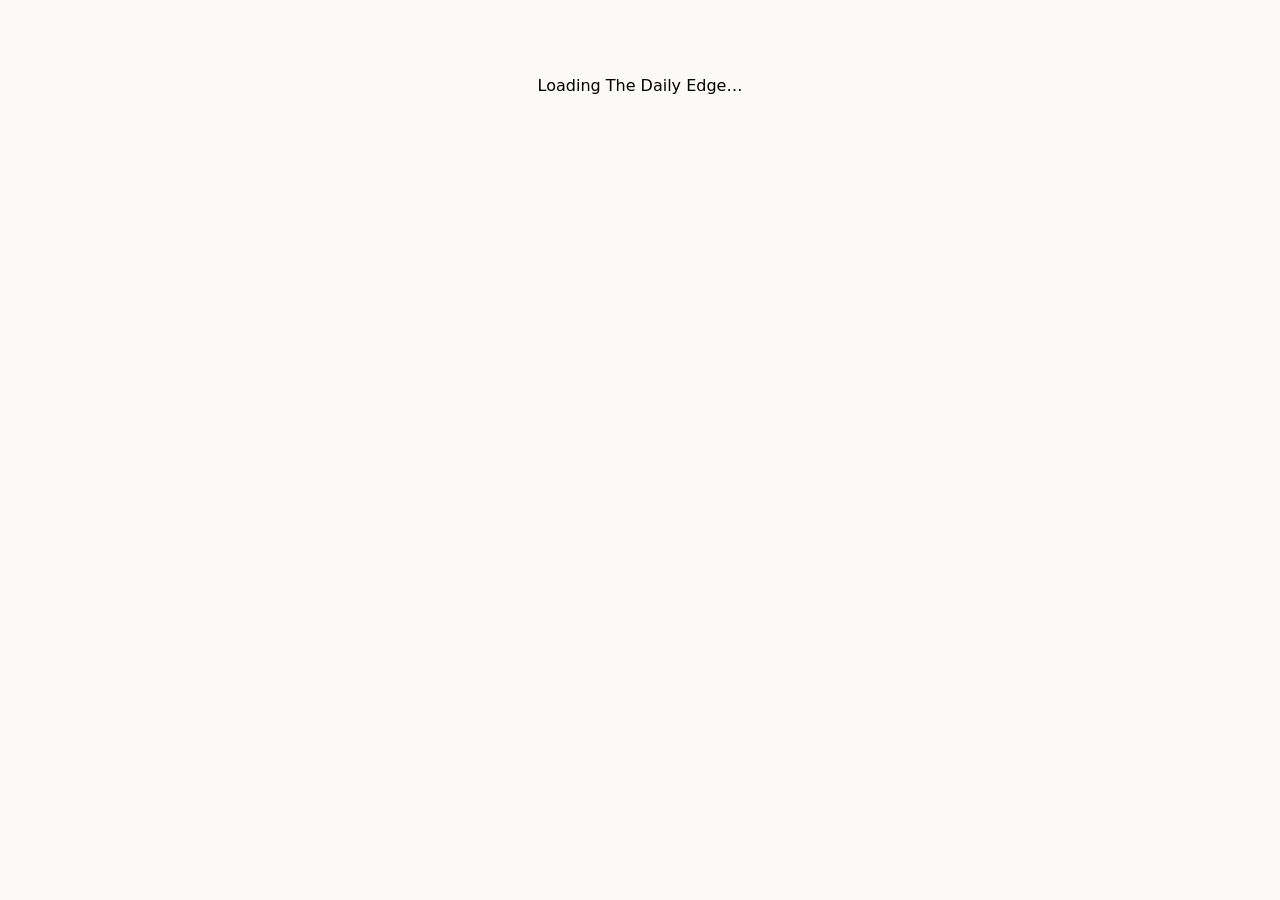
<file: services/web/index.html>
<!doctype html>
<html lang="en">
<head>
  <meta charset="utf-8">
  <meta name="viewport" content="width=device-width, initial-scale=1">
  <title>The Daily Edge</title>
  <meta name="description" content="A simulated newspaper delivered through an edge CDN with origin shielding.">
  <script src="config.js"></script>
  <script>
    // Stylesheet, script and logo are themselves CDN objects stored in MinIO.
    document.write('<link rel="icon" href="' + CDN_API + '/content/static:logo.svg" type="image/svg+xml">');
    document.write('<link rel="stylesheet" href="' + CDN_API + '/content/static:homepage.css">');
  </script>
  <style>body{margin:0;background:#fbfaf6;font-family:system-ui,sans-serif}@media (prefers-color-scheme:dark){body{background:#151514;color:#f0efec}}</style>
</head>
<body>
  <div id="app"><p style="text-align:center;padding:60px 16px">Loading The Daily Edge…</p></div>
  <script>document.write('<script src="' + CDN_API + '/content/static:app.js" defer><\/script>');</script>
</body>
</html>
</file>
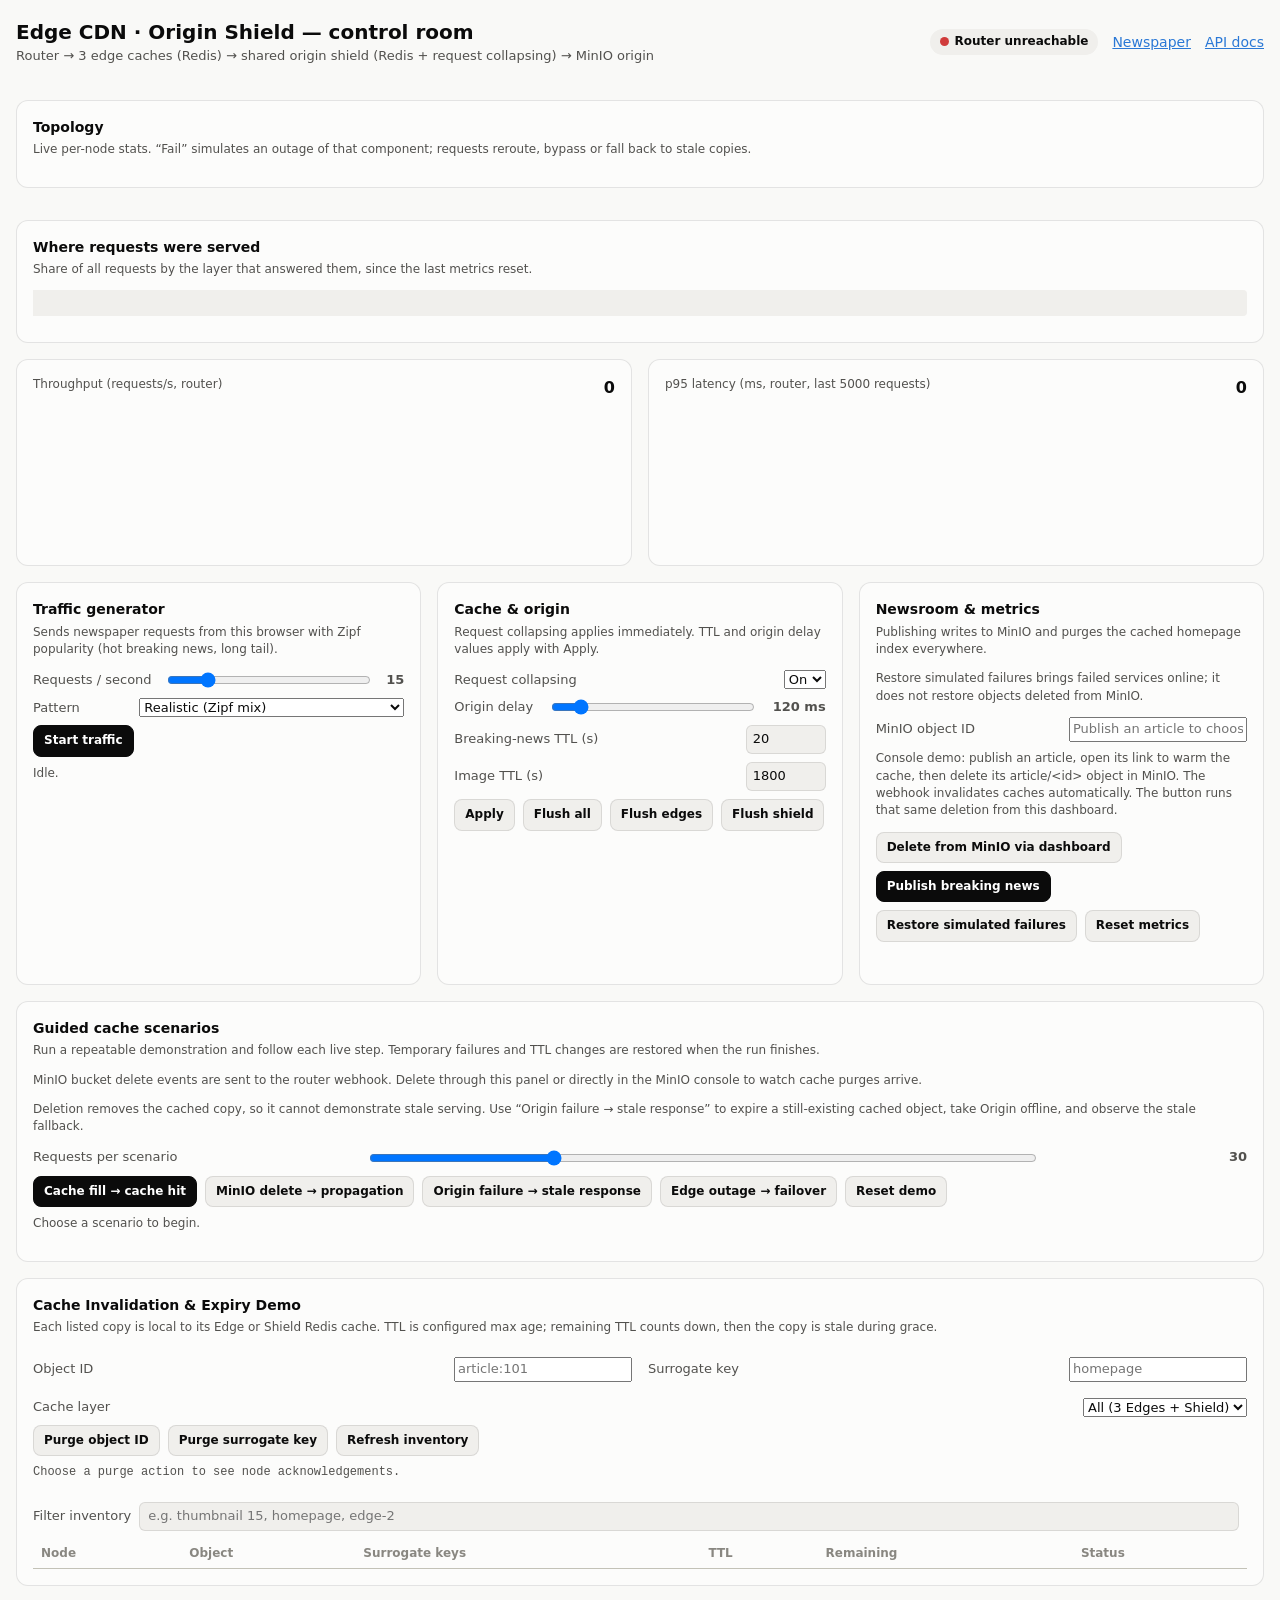
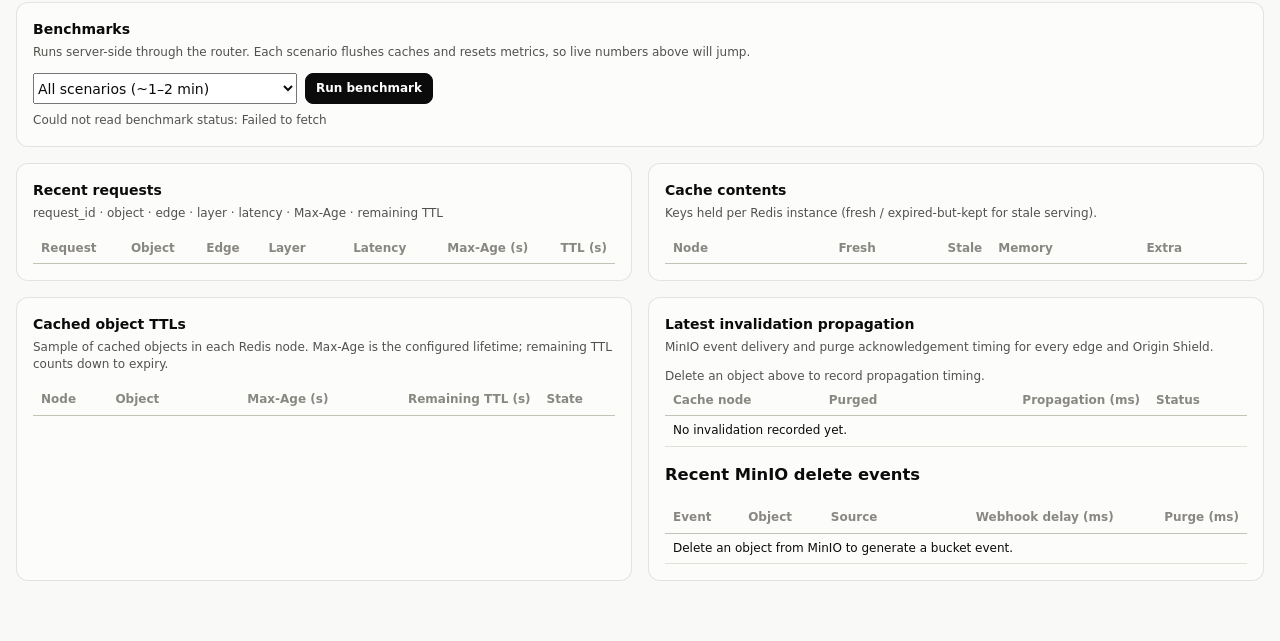
<file: services/web/dashboard.html>
<!doctype html>
<html lang="en">
<head>
<meta charset="utf-8">
<meta name="viewport" content="width=device-width, initial-scale=1">
<title>CDN Control Room</title>
<script src="config.js"></script>
<script>document.write('<link rel="icon" href="' + CDN_API + '/content/static:logo.svg" type="image/svg+xml">');</script>
<style>
:root {
  color-scheme: light;
  --page: #f9f9f7; --surface: #fcfcfb; --surface-2: #f0efec;
  --ink: #0b0b0b; --ink-2: #52514e; --muted: #898781;
  --grid: #e1e0d9; --axis: #c3c2b7; --border: rgba(11,11,11,0.10);
  --s1: #2a78d6; --s2: #eb6834; --s3: #1baf7a; --s4: #eda100; --s5: #e87ba4;
  --good: #0ca30c; --warning: #fab219; --critical: #d03b3b;
  --btn: #0b0b0b; --btn-ink: #ffffff;
}
@media (prefers-color-scheme: dark) {
  :root:not([data-theme="light"]) {
    color-scheme: dark;
    --page: #0d0d0d; --surface: #1a1a19; --surface-2: #262624;
    --ink: #f0efec; --ink-2: #c3c2b7; --muted: #898781;
    --grid: #2c2c2a; --axis: #383835; --border: rgba(255,255,255,0.10);
    --s1: #3987e5; --s2: #d95926; --s3: #199e70; --s4: #c98500; --s5: #d55181;
    --btn: #f0efec; --btn-ink: #0b0b0b;
  }
}
:root[data-theme="dark"] {
  color-scheme: dark;
  --page: #0d0d0d; --surface: #1a1a19; --surface-2: #262624;
  --ink: #f0efec; --ink-2: #c3c2b7; --muted: #898781;
  --grid: #2c2c2a; --axis: #383835; --border: rgba(255,255,255,0.10);
  --s1: #3987e5; --s2: #d95926; --s3: #199e70; --s4: #c98500; --s5: #d55181;
  --btn: #f0efec; --btn-ink: #0b0b0b;
}
* { box-sizing: border-box; }
body { margin: 0; background: var(--page); color: var(--ink); font: 14px/1.45 system-ui, -apple-system, "Segoe UI", sans-serif; }
a { color: var(--s1); }
.wrap { max-width: 1280px; margin: 0 auto; padding: 0 16px 60px; }
header.top { display: flex; align-items: center; justify-content: space-between; gap: 12px; padding: 18px 0; flex-wrap: wrap; }
header.top h1 { font-size: 20px; margin: 0; }
header.top .sub { color: var(--ink-2); font-size: 13px; }
.links { display: flex; gap: 14px; align-items: center; flex-wrap: wrap; }
.pill { display: inline-flex; align-items: center; gap: 6px; padding: 4px 10px; border-radius: 99px; background: var(--surface-2); font-weight: 600; font-size: 12px; }
.dot { width: 9px; height: 9px; border-radius: 50%; display: inline-block; flex: none; }
.panel { background: var(--surface); border: 1px solid var(--border); border-radius: 12px; padding: 16px; margin-top: 16px; }
.panel h2 { font-size: 14px; margin: 0 0 4px; }
.panel .hint { color: var(--ink-2); font-size: 12px; margin: 0 0 12px; }
.row { display: grid; gap: 16px; }
.row.two { grid-template-columns: minmax(0, 1fr) minmax(0, 1fr); }
.row.three { grid-template-columns: repeat(3, minmax(0, 1fr)); }

/* topology */
.topo { display: grid; grid-template-columns: 1fr 1fr 1.2fr 1.1fr 1.1fr; gap: 26px; align-items: center; }
.col { display: flex; flex-direction: column; gap: 10px; position: relative; }
.col:not(:last-child)::after { content: "→"; position: absolute; right: -20px; top: 50%; transform: translateY(-50%); color: var(--muted); font-size: 18px; }
.node { border: 1px solid var(--border); border-radius: 10px; padding: 10px; background: var(--surface); }
.node.down { border-color: var(--critical); box-shadow: inset 0 0 0 1px var(--critical); }
.node .name { font-weight: 700; display: flex; align-items: center; justify-content: space-between; gap: 6px; }
.node .role { color: var(--muted); font-size: 11px; }
.node .stats { display: grid; grid-template-columns: 1fr 1fr; gap: 2px 8px; margin: 8px 0; font-size: 12px; font-variant-numeric: tabular-nums; }
.node .stats b { font-weight: 600; }
.node .stats span { color: var(--ink-2); }
.status { font-size: 11px; font-weight: 700; display: inline-flex; align-items: center; gap: 4px; }
button, select, input { font: inherit; color: var(--ink); }
button { border: 1px solid var(--border); background: var(--surface-2); padding: 6px 10px; border-radius: 8px; cursor: pointer; font-weight: 600; font-size: 12px; }
button:hover { border-color: var(--axis); }
button.primary { background: var(--btn); color: var(--btn-ink); border-color: var(--btn); }
button.danger { color: var(--critical); }
button:disabled { opacity: .5; cursor: not-allowed; }
.node button { width: 100%; }
button.copy-key { padding: 2px 6px; margin-right: 5px; font-size: 10px; vertical-align: middle; }
.cache-key { font-family: ui-monospace, SFMono-Regular, Consolas, monospace; }
.copy-group { display: inline-flex; align-items: center; margin: 2px 8px 2px 0; }

/* KPI tiles */
.tiles { display: grid; grid-template-columns: repeat(5, minmax(0, 1fr)); gap: 12px; }
.tile { background: var(--surface); border: 1px solid var(--border); border-radius: 12px; padding: 12px 14px; }
.tile .label { color: var(--ink-2); font-size: 12px; }
.tile .value { font-size: 26px; font-weight: 650; margin-top: 2px; }
.tile .note { color: var(--muted); font-size: 11px; }

/* layer mix */
.stack { display: flex; height: 26px; gap: 2px; margin: 8px 0 10px; }
.stack div { min-width: 0; height: 100%; }
.stack div:first-child { border-radius: 4px 0 0 4px; }
.stack div:last-child { border-radius: 0 4px 4px 0; }
.stack .empty { flex: 1; background: var(--surface-2); border-radius: 4px; }
.legend { display: flex; flex-wrap: wrap; gap: 6px 16px; font-size: 12px; color: var(--ink-2); }
.legend span { display: inline-flex; gap: 6px; align-items: center; }
.legend b { color: var(--ink); font-variant-numeric: tabular-nums; }

/* charts */
.chart { position: relative; height: 150px; }
.chart svg { width: 100%; height: 100%; display: block; overflow: visible; }
.tip { position: absolute; pointer-events: none; background: var(--ink); color: var(--page); font-size: 12px; padding: 4px 8px; border-radius: 6px; white-space: nowrap; transform: translate(-50%, -120%); display: none; }
.chart-title { display: flex; justify-content: space-between; color: var(--ink-2); font-size: 12px; }
.chart-title b { color: var(--ink); font-size: 16px; }

/* controls */
.controls label { display: flex; justify-content: space-between; gap: 8px; align-items: center; margin: 8px 0; color: var(--ink-2); font-size: 13px; }
.controls input[type=range] { flex: 1; max-width: 55%; }
.controls input[type=number] { width: 80px; padding: 4px 6px; border-radius: 6px; border: 1px solid var(--border); background: var(--surface-2); }
.btns { display: flex; flex-wrap: wrap; gap: 8px; margin-top: 8px; }
.msg { font-size: 12px; color: var(--ink-2); min-height: 18px; margin-top: 8px; }

/* tables */
table { width: 100%; border-collapse: collapse; font-size: 12px; font-variant-numeric: tabular-nums; }
th { text-align: left; color: var(--muted); font-weight: 600; padding: 6px 8px; border-bottom: 1px solid var(--axis); white-space: nowrap; }
td { padding: 6px 8px; border-bottom: 1px solid var(--grid); white-space: nowrap; }
td.num, th.num { text-align: right; }
.scroll { overflow-x: auto; }
.reqs { max-height: 320px; overflow: auto; }

/* benchmark results */
.bench { margin-top: 14px; border-top: 1px solid var(--grid); padding-top: 12px; }
.bench h3 { font-size: 13px; margin: 0; }
.bench p { margin: 2px 0 10px; color: var(--ink-2); font-size: 12px; }
.bars { display: grid; grid-template-columns: minmax(120px, 190px) 1fr; gap: 6px 10px; align-items: center; margin-bottom: 10px; font-size: 12px; }
.bar { height: 16px; background: var(--s1); border-radius: 0 4px 4px 0; min-width: 2px; position: relative; }
.bar-wrap { display: flex; align-items: center; gap: 8px; }
.bar-wrap span { color: var(--ink); font-variant-numeric: tabular-nums; white-space: nowrap; }
.kv { display: flex; flex-wrap: wrap; gap: 6px 14px; font-size: 12px; color: var(--ink-2); margin: 6px 0 4px; }
.kv b { color: var(--ink); }
.scenario-steps { display: grid; gap: 7px; margin-top: 12px; }
.scenario-step { display: grid; grid-template-columns: 84px 1fr; gap: 10px; padding: 9px 11px; border: 1px solid var(--border); border-radius: 8px; background: var(--surface); }
.scenario-step .state { font-weight: 700; color: var(--muted); }
.scenario-step.ok .state { color: var(--good); }
.scenario-step.fail .state { color: var(--critical); }
.scenario-step.running .state { color: var(--s1); }
.scenario-step .detail { color: var(--ink-2); font-size: 12px; }

@media (max-width: 1000px) {
  .topo { grid-template-columns: 1fr; gap: 22px; }
  .col:not(:last-child)::after { content: "↓"; right: 50%; top: auto; bottom: -21px; transform: none; }
  .tiles { grid-template-columns: repeat(2, minmax(0, 1fr)); }
  .row.two, .row.three { grid-template-columns: 1fr; }
}
</style>
</head>
<body>
<div class="wrap">
  <header class="top">
    <div><h1>Edge CDN · Origin Shield — control room</h1>
      <div class="sub">Router → 3 edge caches (Redis) → shared origin shield (Redis + request collapsing) → MinIO origin</div></div>
    <div class="links"><span class="pill" id="overall"><span class="dot"></span>…</span>
      <a href="index.html">Newspaper</a><a id="api-docs" href="#">API docs</a></div>
  </header>

  <section class="panel">
    <h2>Topology</h2>
    <p class="hint">Live per-node stats. “Fail” simulates an outage of that component; requests reroute, bypass or fall back to stale copies.</p>
    <div class="topo" id="topo"></div>
  </section>

  <section class="tiles" id="tiles" style="margin-top:16px"></section>

  <section class="panel">
    <h2>Where requests were served</h2>
    <p class="hint">Share of all requests by the layer that answered them, since the last metrics reset.</p>
    <div class="stack" id="stack"><div class="empty"></div></div>
    <div class="legend" id="legend"></div>
  </section>

  <div class="row two">
    <section class="panel"><div class="chart-title"><span>Throughput (requests/s, router)</span><b id="rps-now">0</b></div>
      <div class="chart" id="chart-rps"></div></section>
    <section class="panel"><div class="chart-title"><span>p95 latency (ms, router, last 5000 requests)</span><b id="p95-now">0</b></div>
      <div class="chart" id="chart-p95"></div></section>
  </div>

  <div class="row three">
    <section class="panel controls">
      <h2>Traffic generator</h2>
      <p class="hint">Sends newspaper requests from this browser with Zipf popularity (hot breaking news, long tail).</p>
      <label>Requests / second <input type="range" id="rps" min="1" max="80" value="15"><b id="rps-val">15</b></label>
      <label>Pattern <select id="pattern"><option value="zipf">Realistic (Zipf mix)</option>
        <option value="breaking">Breaking-news burst (one hot article)</option><option value="uniform">Uniform (cache-unfriendly)</option></select></label>
      <div class="btns"><button class="primary" id="traffic">Start traffic</button></div>
      <div class="msg" id="traffic-msg">Idle.</div>
    </section>

    <section class="panel controls">
      <h2>Cache &amp; origin</h2>
      <p class="hint">Request collapsing applies immediately. TTL and origin delay values apply with Apply.</p>
      <label>Request collapsing <select id="collapsing"><option value="true">On</option><option value="false">Off</option></select></label>
      <label>Origin delay <input type="range" id="delay" min="0" max="1000" step="10" value="120"><b id="delay-val">120 ms</b></label>
      <label>Breaking-news TTL (s) <input type="number" id="ttl-breaking" min="1" value="20"></label>
      <label>Image TTL (s) <input type="number" id="ttl-image" min="1" value="1800"></label>
      <div class="btns"><button id="apply">Apply</button><button id="flush-all">Flush all</button>
        <button id="flush-edges">Flush edges</button><button id="flush-shield">Flush shield</button></div>
      <div class="msg" id="config-msg"></div>
    </section>

    <section class="panel controls">
      <h2>Newsroom &amp; metrics</h2>
      <p class="hint">Publishing writes to MinIO and purges the cached homepage index everywhere.</p>
      <p class="hint">Restore simulated failures brings failed services online; it does not restore objects deleted from MinIO.</p>
      <label>MinIO object ID <input type="text" id="delete-object" value="" placeholder="Publish an article to choose a safe demo object"></label>
      <p class="hint">Console demo: publish an article, open its link to warm the cache, then delete its article/&lt;id&gt; object in MinIO. The webhook invalidates caches automatically. The button runs that same deletion from this dashboard.</p>
      <div class="btns"><button id="delete-object-btn">Delete from MinIO via dashboard</button>
        <button class="primary" id="publish">Publish breaking news</button>
        <button id="restore">Restore simulated failures</button><button id="reset">Reset metrics</button></div>
      <div class="msg" id="news-msg" role="status" aria-live="polite"></div>
    </section>
  </div>

  <section class="panel controls">
    <h2>Guided cache scenarios</h2>
    <p class="hint">Run a repeatable demonstration and follow each live step. Temporary failures and TTL changes are restored when the run finishes.</p>
    <p class="hint">MinIO bucket delete events are sent to the router webhook. Delete through this panel or directly in the MinIO console to watch cache purges arrive.</p>
    <p class="hint">Deletion removes the cached copy, so it cannot demonstrate stale serving. Use “Origin failure → stale response” to expire a still-existing cached object, take Origin offline, and observe the stale fallback.</p>
    <label>Requests per scenario <input type="range" id="demo-request-count" min="4" max="100" step="1" value="30"><b id="demo-request-count-value">30</b></label>
    <div class="btns">
      <button class="primary" data-demo="cache">Cache fill → cache hit</button>
      <button data-demo="delete">MinIO delete → propagation</button>
      <button data-demo="stale">Origin failure → stale response</button>
      <button data-demo="failover">Edge outage → failover</button>
      <button id="demo-reset">Reset demo</button>
    </div>
    <div class="msg" id="demo-status">Choose a scenario to begin.</div>
    <div class="scenario-steps" id="demo-steps"></div>
  </section>

  <section class="panel controls">
    <h2>Cache Invalidation &amp; Expiry Demo</h2>
    <p class="hint">Each listed copy is local to its Edge or Shield Redis cache. TTL is configured max age; remaining TTL counts down, then the copy is stale during grace.</p>
    <div class="row two">
      <label>Object ID <input id="purge-object" placeholder="article:101"></label>
      <label>Surrogate key <input id="purge-surrogate" placeholder="homepage"></label>
    </div>
    <label>Cache layer <select id="purge-layer"><option value="all">All (3 Edges + Shield)</option><option value="edges">All Edges</option><option value="edge-1">Edge 1</option><option value="edge-2">Edge 2</option><option value="edge-3">Edge 3</option><option value="shield">Shield</option></select></label>
    <div class="btns"><button id="purge-by-object">Purge object ID</button><button id="purge-by-surrogate">Purge surrogate key</button><button id="inventory-refresh">Refresh inventory</button></div>
    <pre id="purge-result" class="msg">Choose a purge action to see node acknowledgements.</pre>
    <div class="btns"><label style="flex:1;min-width:220px">Filter inventory <input id="inventory-filter" type="search" style="flex:1;padding:4px 8px;border-radius:6px;border:1px solid var(--border);background:var(--surface-2)" placeholder="e.g. thumbnail 15, homepage, edge-2" autocomplete="off"></label><span id="inventory-count" class="hint"></span></div>
    <div class="scroll"><table><thead><tr><th>Node</th><th>Object</th><th>Surrogate keys</th><th>TTL</th><th>Remaining</th><th>Status</th></tr></thead><tbody id="cache-inventory"></tbody></table></div>
  </section>

  <section class="panel">
    <h2>Benchmarks</h2>
    <p class="hint">Runs server-side through the router. Each scenario flushes caches and resets metrics, so live numbers above will jump.</p>
    <div class="btns">
      <select id="scenario">
        <option value="all">All scenarios (~1–2 min)</option>
        <option value="workload">Realistic workload</option>
        <option value="direct_vs_edge">Direct origin vs edge cache</option>
        <option value="shield_vs_origin">Shield hit vs origin fetch</option>
        <option value="collapsing">With vs without request collapsing</option>
        <option value="delayed_origin">Normal vs delayed origin</option>
        <option value="failures">Edge / shield / origin failures</option>
      </select>
      <button class="primary" id="run-bench">Run benchmark</button>
    </div>
    <div class="msg" id="bench-msg"></div>
    <div id="bench-results"></div>
  </section>

  <div class="row two">
    <section class="panel"><h2>Recent requests</h2><p class="hint">request_id · object · edge · layer · latency · Max-Age · remaining TTL</p>
      <div class="reqs scroll"><table><thead><tr><th>Request</th><th>Object</th><th>Edge</th><th>Layer</th><th class="num">Latency</th><th class="num">Max-Age (s)</th><th class="num">TTL (s)</th></tr></thead>
        <tbody id="reqs"></tbody></table></div></section>
    <section class="panel"><h2>Cache contents</h2><p class="hint">Keys held per Redis instance (fresh / expired-but-kept for stale serving).</p>
      <div class="scroll"><table><thead><tr><th>Node</th><th class="num">Fresh</th><th class="num">Stale</th><th>Memory</th><th>Extra</th></tr></thead>
        <tbody id="caches"></tbody></table></div></section>
  </div>
  <div class="row two">
    <section class="panel"><h2>Cached object TTLs</h2><p class="hint">Sample of cached objects in each Redis node. Max-Age is the configured lifetime; remaining TTL counts down to expiry.</p>
      <div class="reqs scroll"><table><thead><tr><th>Node</th><th>Object</th><th class="num">Max-Age (s)</th><th class="num">Remaining TTL (s)</th><th>State</th></tr></thead>
        <tbody id="ttl-samples"></tbody></table></div></section>
    <section class="panel"><h2>Latest invalidation propagation</h2><p class="hint">MinIO event delivery and purge acknowledgement timing for every edge and Origin Shield.</p>
      <div class="msg" id="invalidation-summary">Delete an object above to record propagation timing.</div>
      <div class="scroll"><table><thead><tr><th>Cache node</th><th>Purged</th><th class="num">Propagation (ms)</th><th>Status</th></tr></thead>
        <tbody id="invalidation-nodes"><tr><td colspan="4">No invalidation recorded yet.</td></tr></tbody></table></div>
      <h3>Recent MinIO delete events</h3>
      <div class="scroll"><table><thead><tr><th>Event</th><th>Object</th><th>Source</th><th class="num">Webhook delay (ms)</th><th class="num">Purge (ms)</th></tr></thead>
        <tbody id="invalidation-events"><tr><td colspan="5">Delete an object from MinIO to generate a bucket event.</td></tr></tbody></table></div></section>
  </div>
</div>

<script>
"use strict";
const LAYERS = [
  ["HIT-EDGE", "Edge hit", "--s1"],
  ["HIT-SHIELD", "Shield hit", "--s2"],
  ["MISS-ORIGIN", "Origin fetch", "--s3"],
  ["MISS-COLLAPSED", "Collapsed wait", "--s4"],
  ["STALE", "Stale served", "--s5"],
  ["ERROR", "Error", "--critical"],
];
const layerGroup = (l) => l.startsWith("STALE") ? "STALE" : l === "MISS-ORIGIN-BYPASS" ? "MISS-ORIGIN"
  : LAYERS.some(([k]) => k === l) ? l : "ERROR";
const $ = (id) => document.getElementById(id);
const esc = (s) => String(s ?? "").replace(/[&<>"']/g, (c) => ({ "&": "&amp;", "<": "&lt;", ">": "&gt;", '"': "&quot;", "'": "&#39;" }[c]));
const pct = (v) => (v * 100).toFixed(1) + "%";
const fmt = (v, d = 0) => Number(v || 0).toLocaleString(undefined, { maximumFractionDigits: d, minimumFractionDigits: d });
const demoRequestCount = () => Number($("demo-request-count").value);
const history = { rps: [], p95: [] };
let last = null;
let baselineConfig = null;
let demoRunning = false;

$("api-docs").href = CDN_API + "/docs";
let controlToken = "";
try { controlToken = sessionStorage.getItem("control-token") || ""; } catch (e) { /* storage blocked */ }

async function api(path, opts = {}, retryAuth = true) {
  const headers = { "content-type": "application/json" };
  if (controlToken) headers["x-control-token"] = controlToken;
  const resp = await fetch(CDN_API + path, { headers, ...opts,
    body: opts.body ? JSON.stringify(opts.body) : undefined });
  if (resp.status === 401) {
    if (!retryAuth) throw new Error("Control token was rejected");
    const entered = window.prompt("This action needs the control token (CONTROL_TOKEN):");
    if (entered) {
      controlToken = entered.trim();
      try { sessionStorage.setItem("control-token", controlToken); } catch (e) { /* storage blocked */ }
      return api(path, opts, false);
    }
    throw new Error("control token required");
  }
  const data = await resp.json().catch(() => ({}));
  if (!resp.ok) throw new Error(data.error || resp.status);
  return data;
}

/* ---------- topology */
const NODE_ORDER = [["users"], ["router"], ["edge-1", "edge-2", "edge-3"], ["shield"], ["origin"]];
function nodeCard(name, m, health) {
  if (name === "users") {
    return `<div class="node"><div class="name">Readers</div><div class="role">browsers + load generator</div>
      <div class="stats"><span>sent</span><b>${fmt(gen.sent)}</b><span>failed</span><b>${fmt(gen.failed)}</b></div></div>`;
  }
  if (name === "router") {
    const s = m.summary;
    return `<div class="node"><div class="name">Router <span class="status"><span class="dot" style="background:var(--good)"></span>UP</span></div>
      <div class="role">round-robin + health checks</div>
      <div class="stats"><span>req/s</span><b>${fmt(s.throughput_rps, 1)}</b><span>p95</span><b>${fmt(s.p95_latency_ms, 1)} ms</b>
      <span>failovers</span><b>${fmt(s.failovers)}</b><span>errors</span><b>${fmt(s.errors)}</b></div></div>`;
  }
  const n = m.nodes[name] || {};
  const up = health[name] ? health[name].up : false;
  const down = n.down || !up;
  const c = n.counters || {};
  const lat = n.latency || {};
  const status = down ? `<span class="status" style="color:var(--critical)"><span class="dot" style="background:var(--critical)"></span>DOWN</span>`
    : `<span class="status"><span class="dot" style="background:var(--good)"></span>UP</span>`;
  let stats = "";
  if (name.startsWith("edge")) {
    const req = c.requests || 0;
    stats = `<span>hit</span><b>${req ? pct((c.hits || 0) / req) : "–"}</b><span>p95</span><b>${fmt(lat.p95_ms, 1)} ms</b>
      <span>served</span><b>${fmt(req)}</b><span>bypass</span><b>${fmt(c.shield_bypass)}</b>`;
  } else if (name === "shield") {
    const req = c.requests || 0;
    stats = `<span>hit</span><b>${req ? pct((c.hits || 0) / req) : "–"}</b><span>collapsed</span><b>${fmt(c.collapsed)}</b>
      <span>origin fetch</span><b>${fmt(c.origin_fetches)}</b><span>collapsing</span><b>${$("collapsing").value === "true" ? "ON" : "OFF"}</b>
      <span>stale</span><b>${fmt(c.stale_served)}</b>
      <span>circuit</span><b>${esc(shieldExtra.circuit || "–")}</b><span>pool</span><b>${esc(shieldExtra.pool || "–")}</b>`;
  } else {
    stats = `<span>requests</span><b>${fmt(c.origin_requests)}</b><span>p95</span><b>${fmt(lat.p95_ms, 1)} ms</b>
      <span>errors</span><b>${fmt(c.storage_errors)}</b><span>published</span><b>${fmt(c.published)}</b>`;
  }
  const role = name.startsWith("edge") ? "FastAPI + Redis" : name === "shield" ? "FastAPI + shared Redis" : "FastAPI + MinIO";
  return `<div class="node ${down ? "down" : ""}"><div class="name">${esc(name)} ${status}</div><div class="role">${role}</div>
    <div class="stats">${stats}</div>
    <button class="${down ? "" : "danger"}" data-fail="${esc(name)}" data-down="${down ? "false" : "true"}">${down ? "Restore" : "Fail"}</button></div>`;
}
let shieldExtra = {};
let appliedCollapsing = true;
function renderTopo(m) {
  $("topo").innerHTML = NODE_ORDER.map((col) => `<div class="col">${col.map((n) => nodeCard(n, m, m.health)).join("")}</div>`).join("");
}
$("topo").addEventListener("click", async (ev) => {
  const b = ev.target.closest("button[data-fail]");
  if (!b) return;
  b.disabled = true;
  try { await api(`/failure/${b.dataset.fail}`, { method: "POST", body: { down: b.dataset.down === "true" } }); }
  catch (e) { alert(e.message); }
  refresh();
});

/* ---------- tiles + layer mix */
function renderTiles(s) {
  const tiles = [
    ["Requests", fmt(s.total_requests), "through the router"],
    ["Edge hit ratio", pct(s.edge_hit_ratio), "served by the first edge"],
    ["Cache hit ratio", pct(s.cache_hit_ratio), "edge + shield + stale"],
    ["Avg latency", fmt(s.avg_latency_ms, 1) + " ms", `p95 ${fmt(s.p95_latency_ms, 1)} · p99 ${fmt(s.p99_latency_ms, 1)} ms`],
    ["Throughput", fmt(s.throughput_rps, 1) + " /s", "last 10 s"],
    ["Origin requests", fmt(s.origin_requests), "reached MinIO"],
    ["Shield hit ratio", pct(s.shield_hit_ratio), "of edge misses"],
    ["Collapsing efficiency", pct(s.collapsing_efficiency), `${fmt(s.collapsed_requests)} requests rode along`],
    ["Stale served", fmt(s.stale_served), `past-expiry avg ${fmt(s.stale_duration_avg_ms, 1)} ms · max ${fmt(s.stale_duration_max_ms, 0)} ms`],
    ["Miss rate", pct(s.miss_rate), `${fmt(s.failovers)} failovers · ${fmt(s.errors)} errors`],
  ];
  $("tiles").innerHTML = tiles.map(([l, v, n]) => `<div class="tile"><div class="label">${l}</div><div class="value">${v}</div><div class="note">${n}</div></div>`).join("");
}
function renderStack(s) {
  const groups = {};
  Object.entries(s.layers || {}).forEach(([k, v]) => { const g = layerGroup(k); groups[g] = (groups[g] || 0) + v; });
  const total = Object.values(groups).reduce((a, b) => a + b, 0);
  $("stack").innerHTML = total ? LAYERS.filter(([k]) => groups[k]).map(([k, label, color]) =>
    `<div title="${label}: ${fmt(groups[k])} (${pct(groups[k] / total)})" style="flex:${groups[k]};background:var(${color})"></div>`).join("")
    : `<div class="empty"></div>`;
  $("legend").innerHTML = LAYERS.map(([k, label, color]) =>
    `<span><span class="dot" style="background:var(${color})"></span>${label} <b>${fmt(groups[k] || 0)}</b>${total ? ` (${pct((groups[k] || 0) / total)})` : ""}</span>`).join("");
}

/* ---------- line charts with hover */
function lineChart(el, points, unit) {
  const w = el.clientWidth || 400, h = el.clientHeight || 150, padL = 36, padB = 18;
  const max = Math.max(1, ...points.map((p) => p.v)) * 1.15;
  const x = (i) => padL + (i / Math.max(1, 59)) * (w - padL - 4);
  const y = (v) => (h - padB) - (v / max) * (h - padB - 6);
  const ticks = [0, max / 2, max].map((t) => `<line x1="${padL}" x2="${w}" y1="${y(t)}" y2="${y(t)}" stroke="var(--grid)"/>
    <text x="${padL - 6}" y="${y(t) + 4}" text-anchor="end" font-size="10" fill="var(--muted)">${fmt(t, t < 10 ? 1 : 0)}</text>`).join("");
  const path = points.map((p, i) => `${i ? "L" : "M"}${x(i).toFixed(1)},${y(p.v).toFixed(1)}`).join("");
  el.innerHTML = `<svg viewBox="0 0 ${w} ${h}" preserveAspectRatio="none">${ticks}
    <line x1="${padL}" x2="${w}" y1="${h - padB}" y2="${h - padB}" stroke="var(--axis)"/>
    <path d="${path}" fill="none" stroke="var(--s1)" stroke-width="2" stroke-linejoin="round"/>
    <text x="${padL}" y="${h - 4}" font-size="10" fill="var(--muted)">${points.length ? "−" + points.length + " s" : ""}</text>
    <text x="${w}" y="${h - 4}" font-size="10" fill="var(--muted)" text-anchor="end">now</text>
    <line class="cross" y1="0" y2="${h - padB}" stroke="var(--axis)" visibility="hidden"/>
    <circle class="pt" r="4" fill="var(--s1)" stroke="var(--surface)" stroke-width="2" visibility="hidden"/>
    <rect x="${padL}" y="0" width="${w - padL}" height="${h - padB}" fill="transparent"/></svg><div class="tip"></div>`;
  const svg = el.querySelector("svg"), tip = el.querySelector(".tip");
  svg.addEventListener("mousemove", (ev) => {
    if (!points.length) return;
    const r = svg.getBoundingClientRect();
    const px = (ev.clientX - r.left) * (w / r.width);
    const i = Math.max(0, Math.min(points.length - 1, Math.round((px - padL) / (w - padL - 4) * 59)));
    const p = points[i];
    svg.querySelector(".cross").setAttribute("x1", x(i)); svg.querySelector(".cross").setAttribute("x2", x(i));
    svg.querySelector(".cross").setAttribute("visibility", "visible");
    const c = svg.querySelector(".pt"); c.setAttribute("cx", x(i)); c.setAttribute("cy", y(p.v)); c.setAttribute("visibility", "visible");
    tip.style.display = "block"; tip.style.left = (x(i) / w * r.width) + "px"; tip.style.top = (y(p.v) / h * r.height) + "px";
    tip.textContent = `${fmt(p.v, 1)} ${unit} · ${new Date(p.t).toLocaleTimeString()}`;
  });
  svg.addEventListener("mouseleave", () => { tip.style.display = "none";
    svg.querySelectorAll(".cross,.pt").forEach((e) => e.setAttribute("visibility", "hidden")); });
}

/* ---------- polling */
async function refresh() {
  try {
    const m = await api("/metrics");
    last = m;
    const s = m.summary;
    const h = m.health;
    const downs = Object.entries(h).filter(([, v]) => !v.up).map(([k]) => k);
    $("overall").innerHTML = downs.length
      ? `<span class="dot" style="background:var(--critical)"></span>Degraded: ${esc(downs.join(", "))} down`
      : `<span class="dot" style="background:var(--good)"></span>All components healthy`;
    renderTopo(m); renderTiles(s); renderStack(s);
    const now = Date.now();
    history.rps.push({ t: now, v: s.throughput_rps }); history.p95.push({ t: now, v: s.p95_latency_ms });
    if (history.rps.length > 60) { history.rps.shift(); history.p95.shift(); }
    $("rps-now").textContent = fmt(s.throughput_rps, 1); $("p95-now").textContent = fmt(s.p95_latency_ms, 1) + " ms";
    lineChart($("chart-rps"), history.rps, "req/s"); lineChart($("chart-p95"), history.p95, "ms");
  } catch (e) {
    $("overall").innerHTML = `<span class="dot" style="background:var(--critical)"></span>Router unreachable`;
  }
}
async function refreshSlow({ reportErrors = false } = {}) {
  try {
    const reqs = await api("/api/requests?limit=60");
    $("reqs").innerHTML = reqs.map((r) => `<tr><td>${esc(r.request_id)}</td><td>${esc(r.object_id)}</td><td>${esc(r.edge_id)}</td>
      <td><span class="dot" style="background:var(${(LAYERS.find(([k]) => k === layerGroup(r.cache_layer)) || LAYERS[5])[2]})"></span> ${esc(r.cache_layer)}</td>
      <td class="num">${fmt(r.latency_ms, 1)} ms</td><td class="num">${r.max_age ?? "–"}</td><td class="num">${r.remaining_ttl ?? "–"}</td></tr>`).join("") || `<tr><td colspan="7">No requests yet — start traffic or open the newspaper.</td></tr>`;
    const st = await api("/cache/status");
    const sh = st.shield || {};
    shieldExtra = sh.circuit ? { circuit: sh.circuit.state, pool: `${sh.pool.active}/${sh.pool.size} (+${sh.pool.waiting})` } : {};
    $("caches").innerHTML = Object.entries(st).map(([name, s]) => {
      const c = s.cache || {};
      const extra = name === "shield" && s.circuit ? `circuit ${s.circuit.state}, ${s.circuit.trips} trips`
        : name === "origin" && s.seed ? `seeded: ${s.seed.seeded ? "yes" : "no"}` : s.error ? s.error : s.down ? "DOWN" : "";
      return `<tr><td>${esc(name)}</td><td class="num">${c.fresh_keys ?? "–"}</td><td class="num">${c.stale_keys ?? "–"}</td>
        <td>${esc(c.used_memory || c.error || "–")}</td><td>${esc(extra)}</td></tr>`;
    }).join("");
    const ttlRows = Object.entries(st).flatMap(([name, s]) => ((s.cache || {}).sample || []).map((obj) =>
      `<tr><td>${esc(name)}</td><td>${esc(obj.object_id)}</td><td class="num">${obj.max_age ?? "–"}</td>` +
      `<td class="num">${fmt(Math.max(0, obj.expires_in ?? 0), 1)}</td><td>${obj.fresh ? "Fresh" : "Stale (logical TTL expired; grace period)"}</td></tr>`));
    $("ttl-samples").innerHTML = ttlRows.join("") || `<tr><td colspan="5">No cached objects yet. Send traffic to populate the caches.</td></tr>`;
    const inventory = await api("/cache/objects");
    $("cache-inventory").innerHTML = inventory.objects.map((o) => {
      const objectId = esc(o.object_id);
      const surrogateKeys = (o.surrogate_keys || []).map((key) => {
        const safeKey = esc(key);
        return `<span class="copy-group"><button type="button" class="copy-key" data-copy-value="${safeKey}" aria-label="Copy surrogate key ${safeKey}">Copy</button><code class="cache-key">${safeKey}</code></span>`;
      }).join("") || "–";
      const searchText = esc([o.node, o.object_id, ...(o.surrogate_keys || []), o.status].join(" ").toLowerCase());
      return `<tr data-search="${searchText}"><td>${esc(o.node)}</td><td><button type="button" class="copy-key" data-copy-value="${objectId}" aria-label="Copy object key ${objectId}">Copy</button><code class="cache-key">${objectId}</code></td><td>${surrogateKeys}</td><td>${o.max_age ?? "–"}s</td><td>${fmt(o.remaining_ttl, 1)}s</td><td>${esc(o.status)}</td></tr>`;
    }).join("") || `<tr><td colspan="6">No cached objects. Request content to populate Edge and Shield.</td></tr>`;
    applyInventoryFilter();
    const propagation = window.lastInvalidation;
    if (propagation) renderInvalidation(propagation);
    const events = await api("/api/invalidation/events?limit=10");
    $("invalidation-events").innerHTML = events.map((event) =>
      `<tr><td>${esc(event.event_name)}</td><td>${esc(event.deleted)}</td><td>${esc(event.source)}</td>` +
      `<td class="num">${event.delivery_latency_ms == null ? "–" : fmt(event.delivery_latency_ms, 2)}</td>` +
      `<td class="num">${fmt(event.propagation_latency_ms, 2)}</td></tr>`).join("") ||
      `<tr><td colspan="5">Delete an object from MinIO to generate a bucket event.</td></tr>`;
    if (events.length && (!window.lastInvalidation || window.lastInvalidation.event_id !== events[0].event_id)) {
      window.lastInvalidation = events[0]; renderInvalidation(events[0]);
    }
  } catch (e) {
    if (reportErrors) throw e;
  }
}

// Filter the cache inventory by node, object ID, surrogate key or status. Every space-separated
// term must match, so "thumbnail 15" finds thumbnail:...-015. Re-applied after each 2.5 s refresh.
function applyInventoryFilter() {
  const input = $("inventory-filter");
  if (!input) return;
  const terms = input.value.toLowerCase().split(/\s+/).filter(Boolean);
  const rows = [...$("cache-inventory").querySelectorAll("tr[data-search]")];
  let shown = 0;
  rows.forEach((row) => {
    const match = terms.every((t) => row.dataset.search.includes(t));
    row.hidden = !match;
    if (match) shown++;
  });
  let empty = $("cache-inventory").querySelector("tr.filter-empty");
  if (rows.length && !shown) {
    if (!empty) {
      empty = document.createElement("tr");
      empty.className = "filter-empty";
      empty.innerHTML = '<td colspan="6">No cached objects match this filter.</td>';
      $("cache-inventory").appendChild(empty);
    }
  } else if (empty) empty.remove();
  $("inventory-count").textContent = terms.length ? `${shown} of ${rows.length} shown` : (rows.length ? `${rows.length} objects` : "");
}
$("inventory-filter").addEventListener("input", applyInventoryFilter);

async function copyToClipboard(value) {
  if (navigator.clipboard && window.isSecureContext) {
    await navigator.clipboard.writeText(value);
    return;
  }
  const field = document.createElement("textarea");
  field.value = value;
  field.setAttribute("readonly", "");
  field.style.position = "fixed";
  field.style.opacity = "0";
  document.body.appendChild(field);
  field.select();
  const copied = document.execCommand("copy");
  field.remove();
  if (!copied) throw new Error("Clipboard access is unavailable in this browser");
}

$("cache-inventory").addEventListener("click", async (event) => {
  const button = event.target.closest("button[data-copy-value]");
  if (!button) return;
  const originalText = button.textContent;
  button.disabled = true;
  try {
    await copyToClipboard(button.dataset.copyValue);
    button.textContent = "Copied";
    setTimeout(() => { if (button.isConnected) button.textContent = originalText; }, 1200);
  } catch (error) {
    $("purge-result").textContent = `Copy failed: ${error.message}`;
  } finally {
    button.disabled = false;
  }
});

async function runManualPurge(kind) {
  const key = kind === "object_id" ? $("purge-object").value.trim() : $("purge-surrogate").value.trim();
  if (!key) { $("purge-result").textContent = `Enter a ${kind === "object_id" ? "object ID" : "surrogate key"}.`; return; }
  const button = kind === "object_id" ? $("purge-by-object") : $("purge-by-surrogate");
  button.disabled = true;
  button.textContent = "Purging…";
  try {
    const response = await api("/cache/flush", { method: "POST", body: { layer: $("purge-layer").value, [kind]: key } });
    window.lastInvalidation = { event_name: `${response.purge_type} purge`, deleted: `${key} (${response.objects_invalidated} objects)`,
      source: "dashboard", propagation_latency_ms: response.propagation_latency_ms, purged: response.result };
    $("purge-result").textContent = JSON.stringify(response, null, 2);
    refreshSlow();
  } catch (error) { $("purge-result").textContent = `Purge failed: ${error.message}`; }
  finally {
    button.disabled = false;
    button.textContent = kind === "object_id" ? "Purge object ID" : "Purge surrogate key";
  }
}
$("purge-by-object").addEventListener("click", () => runManualPurge("object_id"));
$("purge-by-surrogate").addEventListener("click", () => runManualPurge("surrogate_key"));
$("inventory-refresh").addEventListener("click", async () => {
  const button = $("inventory-refresh");
  button.disabled = true;
  try {
    await refreshSlow({ reportErrors: true });
    $("purge-result").textContent = "Cache inventory refreshed.";
  } catch (error) {
    $("purge-result").textContent = `Inventory refresh failed: ${error.message}`;
  } finally { button.disabled = false; }
});

function renderInvalidation(result) {
  const perNode = result.purged || {};
  const delay = result.delivery_latency_ms == null ? "webhook delay unavailable" : `webhook delay ${fmt(result.delivery_latency_ms, 2)} ms`;
  $("invalidation-summary").textContent = `${result.event_name || "Deletion"}: ${result.deleted} (${result.source || "unknown source"}); ${delay}; ` +
    `purge ${fmt(result.propagation_latency_ms, 2)} ms`;
  $("invalidation-nodes").innerHTML = Object.entries(perNode).map(([name, node]) =>
    `<tr><td>${esc(name)}</td><td class="num">${node.flushed ?? "–"}</td>` +
    `<td class="num">${node.propagation_latency_ms == null ? "–" : fmt(node.propagation_latency_ms, 2)}</td>` +
    `<td>${node.error ? esc(node.error) : "Acknowledged"}</td></tr>`).join("") ||
    `<tr><td colspan="4">No cache nodes returned a result.</td></tr>`;
}

/* ---------- traffic generator (in browser) */
const gen = { on: false, sent: 0, failed: 0, inflight: 0, objects: [], timer: null };
async function loadObjects() {
  const idx = await api("/content/index:latest");
  gen.objects = [];
  idx.articles.forEach((a) => gen.objects.push(`article:${a.article_id}`, `thumbnail:${a.article_id}`, `image:${a.article_id}`));
  gen.objects.push("static:homepage.css", "static:app.js", "static:logo.svg", "index:latest");
  gen.weights = gen.objects.map((_, i) => 1 / Math.pow(i + 1, 1.1));
  gen.total = gen.weights.reduce((a, b) => a + b, 0);
}
function pick() {
  const mode = $("pattern").value;
  if (mode === "breaking") return Math.random() < 0.8 ? gen.objects[0] : gen.objects[1 + Math.floor(Math.random() * 3)];
  if (mode === "uniform") return gen.objects[Math.floor(Math.random() * gen.objects.length)];
  let r = Math.random() * gen.total;
  for (let i = 0; i < gen.objects.length; i++) { r -= gen.weights[i]; if (r <= 0) return gen.objects[i]; }
  return gen.objects[0];
}
function tick() {
  if (!gen.on) { clearInterval(gen.timer); gen.timer = null; return; }
  const n = Number($("rps").value) / 10;
  const count = Math.floor(n) + (Math.random() < n % 1 ? 1 : 0);
  for (let i = 0; i < count && gen.inflight < 150; i++) {
    gen.inflight++; gen.sent++;
    fetch(`${CDN_API}/content/${pick()}`, { cache: "no-store" }).then((r) => { if (!r.ok) gen.failed++; return r.arrayBuffer(); })
      .catch(() => gen.failed++).finally(() => gen.inflight--);
  }
  $("traffic-msg").textContent = `Sending ~${$("rps").value} req/s · ${fmt(gen.sent)} sent · ${fmt(gen.failed)} failed`;
}
$("traffic").addEventListener("click", async () => {
  if (gen.starting) return;
  if (gen.on) { gen.on = false; clearInterval(gen.timer); gen.timer = null; $("traffic").textContent = "Start traffic"; $("traffic-msg").textContent = "Stopped."; return; }
  gen.starting = true; $("traffic").disabled = true; $("traffic-msg").textContent = "Loading article list…";
  try { await loadObjects(); }
  catch (e) { $("traffic-msg").textContent = "Could not load the article list: " + e.message; return; }
  finally { gen.starting = false; $("traffic").disabled = false; }
  clearInterval(gen.timer);
  gen.on = true; $("traffic").textContent = "Stop traffic"; gen.timer = setInterval(tick, 100);
});
$("rps").addEventListener("input", () => { $("rps-val").textContent = $("rps").value; });
$("demo-request-count").addEventListener("input", () => { $("demo-request-count-value").textContent = $("demo-request-count").value; });

/* ---------- config + actions */
$("delay").addEventListener("input", () => { $("delay-val").textContent = $("delay").value + " ms"; });
async function loadConfig() {
  const c = await api("/config");
  baselineConfig = JSON.parse(JSON.stringify(c));
  $("collapsing").value = String(c.collapsing); $("delay").value = c.origin_delay_ms; $("delay-val").textContent = c.origin_delay_ms + " ms";
  appliedCollapsing = c.collapsing;
  $("ttl-breaking").value = c.ttls.breaking; $("ttl-image").value = c.ttls.image;
}

$("collapsing").addEventListener("change", async () => {
  const next = $("collapsing").value === "true";
  $("collapsing").disabled = true;
  try {
    const config = await api("/config", { method: "POST", body: { collapsing: next } });
    appliedCollapsing = config.collapsing;
    $("config-msg").textContent = `Request collapsing ${appliedCollapsing ? "enabled" : "disabled"} on all nodes.`;
    refresh();
  } catch (error) {
    $("collapsing").value = String(appliedCollapsing);
    $("config-msg").textContent = `Could not update request collapsing: ${error.message}`;
  } finally { $("collapsing").disabled = false; }
});

function demoLog(title, state, detail) {
  const row = document.createElement("div");
  row.className = `scenario-step ${state}`;
  row.innerHTML = `<span class="state">${state === "ok" ? "Done" : state === "fail" ? "Failed" : state === "running" ? "Running" : "Ready"}</span>` +
    `<span><b>${esc(title)}</b><span class="detail">${detail ? ` — ${esc(detail)}` : ""}</span></span>`;
  $("demo-steps").appendChild(row);
  row.scrollIntoView({ block: "nearest", behavior: "smooth" });
  return (nextState, nextDetail) => {
    row.className = `scenario-step ${nextState}`;
    row.querySelector(".state").textContent = nextState === "ok" ? "Done" : nextState === "fail" ? "Failed" : "Running";
    row.querySelector(".detail").textContent = nextDetail ? ` — ${nextDetail}` : "";
  };
}

async function demoStep(title, action) {
  const update = demoLog(title, "running");
  try {
    const result = await action();
    if (result && result.ok === false) throw new Error(result.detail || "Expected result was not observed");
    update("ok", result && result.detail ? result.detail : "Observed");
    return result;
  } catch (error) {
    update("fail", error.message || String(error));
    throw error;
  }
}

async function requestDemoObject(objectId) {
  const resp = await fetch(`${CDN_API}/content/${encodeURIComponent(objectId)}`, { cache: "no-store" });
  return { status: resp.status, layer: resp.headers.get("x-cache"), edge: resp.headers.get("x-served-by"),
    maxAge: resp.headers.get("x-max-age"), ttl: resp.headers.get("x-cache-ttl") };
}

async function runDemo(name) {
  if (demoRunning) return;
  demoRunning = true;
  document.querySelectorAll("[data-demo], #demo-reset").forEach((b) => { b.disabled = true; });
  $("demo-steps").innerHTML = "";
  $("demo-status").textContent = "Scenario running…";
  let savedConfig = null;
  try {
    if (name === "cache") {
      const objectId = "static:logo.svg";
      const requestCount = demoRequestCount();
      await demoStep("Clear this object from every cache", async () => {
        const r = await api("/cache/flush", { method: "POST", body: { layer: "all", object_id: objectId } });
        return { detail: `Purged ${Object.values(r.result).reduce((n, x) => n + (x.flushed || 0), 0)} copies` };
      });
      const seen = [];
      await demoStep(`Send ${requestCount} requests through the router`, async () => {
        for (let i = 0; i < requestCount; i++) seen.push(await requestDemoObject(objectId));
        const edgeHits = seen.filter((r) => r.layer === "HIT-EDGE").length;
        const shieldHits = seen.filter((r) => r.layer === "HIT-SHIELD").length;
        return { ok: seen.every((r) => r.status === 200) && edgeHits + shieldHits > 0 && edgeHits > 0,
          detail: `${seen.length} responses: ${edgeHits} edge hits, ${shieldHits} shield hits; Max-Age ${seen[seen.length - 1].maxAge}s, TTL ${seen[seen.length - 1].ttl}s` };
      });
      await demoStep("Observe the warm edge response", async () => {
        const edgeHits = seen.filter((r) => r.layer === "HIT-EDGE").length;
        return { ok: edgeHits > 0, detail: `${edgeHits}/${seen.length} requests were edge hits` };
      });
    } else if (name === "delete") {
      let articleId;
      await demoStep("Create a disposable breaking-news object in MinIO", async () => {
        const r = await api("/api/publish", { method: "POST", body: {} });
        articleId = r.published.article_id;
        return { detail: `Created article:${articleId}` };
      });
      const objectId = `article:${articleId}`;
      const requestCount = demoRequestCount();
      await demoStep(`Warm caches with ${requestCount} router requests`, async () => {
        const warmed = [];
        for (let i = 0; i < requestCount; i++) warmed.push(await requestDemoObject(objectId));
        const hits = warmed.filter((r) => r.layer === "HIT-EDGE" || r.layer === "HIT-SHIELD").length;
        return { ok: warmed.every((r) => r.status === 200), detail: `${warmed.length} successful; ${hits} cache hits before deletion` };
      });
      let result;
      await demoStep("Delete from MinIO and collect purge acknowledgements", async () => {
        result = await api(`/api/delete/${encodeURIComponent(objectId)}`, { method: "POST", body: {} });
        window.lastInvalidation = result;
        renderInvalidation(result);
        const nodes = Object.values(result.purged || {});
        return { ok: nodes.length === 4 && nodes.every((n) => !n.error),
          detail: `${fmt(result.propagation_latency_ms, 2)} ms total; ` + nodes.map((n) => `${n.node}: ${fmt(n.propagation_latency_ms, 2)} ms`).join(" · ") };
      });
      await demoStep("Request the deleted object again", async () => {
        const r = await requestDemoObject(objectId);
        return { ok: r.status === 404, detail: `HTTP ${r.status} (${r.layer || "uncached origin result"})` };
      });
    } else if (name === "stale") {
      savedConfig = await api("/config");
      const requestCount = demoRequestCount();
      let objectIds = [];
      await demoStep("Choose distinct existing objects from the router", async () => {
        const response = await fetch(`${CDN_API}/content/index:latest`, { cache: "no-store" });
        if (!response.ok) throw new Error("Could not load the article index through the router");
        const index = await response.json();
        objectIds = ["static:homepage.css", "static:app.js", "static:logo.svg", "index:latest"];
        index.articles.forEach((article) => objectIds.push(`thumbnail:${article.article_id}`, `image:${article.article_id}`));
        objectIds = objectIds.slice(0, requestCount);
        return { detail: `${objectIds.length} unique objects selected` };
      });
      await demoStep("Set every cache class to a 1-second TTL and flush old copies", async () => {
        const ttls = Object.fromEntries(Object.keys(savedConfig.ttls).map((key) => [key, 1]));
        await api("/config", { method: "POST", body: { ttls } });
        await api("/cache/flush", { method: "POST", body: { layer: "all" } });
        return { detail: `${objectIds.length} objects; shield TTL is 2s` };
      });
      await demoStep(`Warm ${objectIds.length} distinct objects through the router`, async () => {
        const warmed = await Promise.all(objectIds.map(requestDemoObject));
        const successful = warmed.filter((response) => response.status === 200).length;
        return { ok: successful === objectIds.length, detail: `${successful}/${warmed.length} objects warmed` };
      });
      await demoStep("Wait for all edge and shield copies to expire", async () => {
        await new Promise((resolve) => setTimeout(resolve, 2300));
        return { detail: `Waited 2.3s for ${objectIds.length} objects (edge 1s, shield 2s)` };
      });
      await demoStep("Simulate an origin outage", async () => {
        await api("/failure/origin", { method: "POST", body: { down: true } });
        return { detail: "Origin marked down" };
      });
      await demoStep(`Send ${objectIds.length} expired-object requests through the router`, async () => {
        const responses = await Promise.all(objectIds.map(requestDemoObject));
        const staleCount = responses.filter((r) => r.status === 200 && (r.layer || "").startsWith("STALE")).length;
        const byLayer = responses.reduce((counts, r) => {
          const layer = r.layer || `HTTP-${r.status}`;
          counts[layer] = (counts[layer] || 0) + 1;
          return counts;
        }, {});
        return { ok: staleCount === objectIds.length,
          detail: `${staleCount}/${responses.length} stale responses; ${Object.entries(byLayer).map(([layer, count]) => `${layer}: ${count}`).join(", ")}` };
      });
    } else if (name === "failover") {
      const requestCount = demoRequestCount();
      await demoStep("Take edge-1 out of service", async () => {
        await api("/failure/edge-1", { method: "POST", body: { down: true } });
        return { detail: "Router health state updated" };
      });
      await demoStep(`Send ${requestCount} requests through the router and inspect serving edges`, async () => {
        const seen = [];
        for (let i = 0; i < requestCount; i++) seen.push(await requestDemoObject("static:logo.svg"));
        const edges = [...new Set(seen.map((r) => r.edge))];
        return { ok: seen.every((r) => r.status === 200 && r.edge !== "edge-1") && edges.length > 0,
          detail: `Served by ${edges.join(", ")}; edge-1 served none` };
      });
    }
    $("demo-status").textContent = "Scenario complete. Review the steps and live metrics above.";
  } catch (error) {
    $("demo-status").textContent = `Scenario stopped: ${error.message || error}`;
  } finally {
    try {
      await api("/failure/reset", { method: "POST", body: {} });
      if (savedConfig) await api("/config", { method: "POST", body: savedConfig });
    } catch (error) {
      $("demo-status").textContent += ` Cleanup issue: ${error.message || error}`;
    }
    demoRunning = false;
    document.querySelectorAll("[data-demo], #demo-reset").forEach((b) => { b.disabled = false; });
    refresh(); refreshSlow();
  }
}

document.querySelectorAll("[data-demo]").forEach((button) => {
  button.addEventListener("click", () => runDemo(button.dataset.demo));
});
$("demo-reset").addEventListener("click", async () => {
  if (demoRunning) return;
  $("demo-reset").disabled = true;
  try {
    await api("/failure/reset", { method: "POST", body: {} });
    if (baselineConfig) await api("/config", { method: "POST", body: baselineConfig });
    await api("/cache/flush", { method: "POST", body: { layer: "all" } });
    await api("/metrics/reset", { method: "POST" });
    if (gen.on) { gen.on = false; clearInterval(gen.timer); gen.timer = null; $("traffic").textContent = "Start traffic"; }
    gen.sent = 0; gen.failed = 0;
    history.rps = []; history.p95 = []; window.lastInvalidation = null;
    $("demo-steps").innerHTML = "";
    $("demo-status").textContent = "Demo reset: failures restored, caches flushed, metrics cleared.";
    $("news-msg").textContent = "";
    $("invalidation-summary").textContent = "Delete an object above to record propagation timing.";
    $("invalidation-nodes").innerHTML = `<tr><td colspan="4">No invalidation recorded yet.</td></tr>`;
    $("invalidation-events").innerHTML = `<tr><td colspan="5">Delete an object from MinIO to generate a bucket event.</td></tr>`;
    refresh(); refreshSlow();
  } catch (error) {
    $("demo-status").textContent = `Reset failed: ${error.message || error}`;
  } finally { $("demo-reset").disabled = false; }
});
$("apply").addEventListener("click", async () => {
  const button = $("apply");
  button.disabled = true;
  $("config-msg").textContent = "Applying settings to every cache node…";
  try {
    await api("/config", { method: "POST", body: { collapsing: $("collapsing").value === "true", origin_delay_ms: Number($("delay").value),
      ttls: { breaking: Number($("ttl-breaking").value), image: Number($("ttl-image").value), thumbnail: Number($("ttl-image").value) } } });
    appliedCollapsing = $("collapsing").value === "true";
    $("config-msg").textContent = "Applied to all nodes.";
  } catch (e) { $("config-msg").textContent = "Apply failed: " + e.message; }
  finally { button.disabled = false; }
});
for (const layer of ["all", "edges", "shield"]) {
  const button = $(`flush-${layer}`);
  button.addEventListener("click", async () => {
    button.disabled = true;
    $("config-msg").textContent = `Flushing ${layer}…`;
    try {
      const r = await api("/cache/flush", { method: "POST", body: { layer } });
      const count = r.objects_invalidated ?? Object.values(r.result || {}).reduce((a, b) => a + (b.flushed || 0), 0);
      $("config-msg").textContent = `Flushed ${count} objects from ${layer}.`;
      await refreshSlow();
    } catch (error) { $("config-msg").textContent = `Flush failed: ${error.message}`; }
    finally { button.disabled = false; }
  });
}
$("publish").addEventListener("click", async () => {
  try {
    const r = await api("/api/publish", { method: "POST", body: {} });
    $("delete-object").value = `article:${r.published.article_id}`;
    $("news-msg").innerHTML = `Published <a href="index.html#/article/${esc(r.published.article_id)}">${esc(r.published.title)}</a>`;
    if (gen.on) loadObjects();
  } catch (e) { $("news-msg").textContent = "Publish failed: " + e.message; }
});
$("delete-object-btn").addEventListener("click", async () => {
  const button = $("delete-object-btn");
  const objectId = $("delete-object").value.trim();
  if (!objectId || !objectId.includes(":")) {
    $("news-msg").textContent = "Enter an object ID in kind:name format, for example article:breaking-news-001.";
    return;
  }
  button.disabled = true;
  button.textContent = "Deleting from MinIO…";
  $("news-msg").textContent = `Deleting ${objectId} and waiting for cache invalidation…`;
  try {
    const result = await api(`/api/delete/${encodeURIComponent(objectId)}`, { method: "POST", body: {} });
    window.lastInvalidation = result; renderInvalidation(result);
    const acknowledged = Object.values(result.purged || {}).filter((node) => !node.error).length;
    const source = result.source === "minio-event" ? "MinIO delete event received" : "MinIO event timed out; fallback purge used";
    $("news-msg").textContent = `${result.deleted} deleted. ${source}; ${acknowledged}/4 cache nodes acknowledged in ${fmt(result.propagation_latency_ms, 2)} ms.`;
    refreshSlow(); refresh();
  } catch (e) { $("news-msg").textContent = "Delete failed: " + e.message; }
  finally { button.disabled = false; button.textContent = "Delete from MinIO via dashboard"; }
});
$("restore").addEventListener("click", async () => {
  const button = $("restore");
  button.disabled = true;
  try {
    await api("/failure/reset", { method: "POST", body: {} });
    $("news-msg").textContent = "Simulated failures cleared; MinIO content was not changed.";
    refresh();
  } catch (error) { $("news-msg").textContent = `Restore failed: ${error.message}`; }
  finally { button.disabled = false; }
});
$("reset").addEventListener("click", async () => {
  const button = $("reset");
  button.disabled = true;
  try {
    await api("/metrics/reset", { method: "POST" });
    history.rps = []; history.p95 = []; gen.sent = gen.failed = 0;
    $("news-msg").textContent = "Metrics reset.";
    refresh(); refreshSlow();
  } catch (error) { $("news-msg").textContent = `Metrics reset failed: ${error.message}`; }
  finally { button.disabled = false; }
});

/* ---------- benchmarks */
const LABELS = {
  workload: "Realistic workload", direct_vs_edge: "Direct origin vs edge cache", shield_vs_origin: "Shield hit vs origin fetch",
  collapsing: "Request collapsing", delayed_origin: "Normal vs delayed origin", failures: "Failure handling",
};
function variants(obj, prefix = "") {
  const out = [];
  for (const [k, v] of Object.entries(obj)) {
    if (!v || typeof v !== "object") continue;
    if ("avg_ms" in v && "requests" in v) out.push([prefix + k.replace(/_/g, " "), v]);
    else if (k !== "server" && k !== "layers") out.push(...variants(v, prefix + k.replace(/_/g, " ") + " · "));
  }
  return out;
}
function renderBench(results) {
  $("bench-results").innerHTML = Object.entries(results).map(([name, r]) => {
    const vs = variants(r);
    const max = Math.max(1, ...vs.map(([, v]) => v.avg_ms));
    const servers = [];
    if (r.server) servers.push(["", r.server]);
    Object.entries(r).forEach(([k, v]) => { if (v && v.server && k !== "server") servers.push([k.replace(/_/g, " ") + ": ", v.server]); });
    return `<div class="bench"><h3>${esc(LABELS[name] || name)}</h3><p>${esc(r.description || "")}${r.speedup_avg ? ` — edge is <b>${r.speedup_avg}×</b> faster on average` : ""}</p>
      <div class="bars">${vs.map(([label, v]) => `<div>${esc(label)}</div><div class="bar-wrap"><div class="bar" style="width:${(v.avg_ms / max * 100).toFixed(1)}%"></div>
        <span>${fmt(v.avg_ms, 1)} ms avg</span></div>`).join("")}</div>
      <div class="scroll"><table><thead><tr><th>Variant</th><th class="num">Requests</th><th class="num">Success</th><th class="num">Cache hit</th>
        <th class="num">Avg</th><th class="num">p95</th><th class="num">Throughput</th><th>Layers</th></tr></thead><tbody>
        ${vs.map(([label, v]) => `<tr><td>${esc(label)}</td><td class="num">${fmt(v.requests)}</td><td class="num">${pct(v.success_rate)}</td>
          <td class="num">${pct(v.cache_hit_ratio)}</td><td class="num">${fmt(v.avg_ms, 1)} ms</td><td class="num">${fmt(v.p95_ms, 1)} ms</td>
          <td class="num">${fmt(v.throughput_rps, 1)}/s</td><td>${esc(Object.entries(v.layers).map(([k, n]) => `${k} ${n}`).join(", "))}</td></tr>`).join("")}
      </tbody></table></div>
      ${servers.map(([p, s]) => `<div class="kv">${esc(p)}${Object.entries(s).map(([k, v]) => `<span>${esc(k.replace(/_/g, " "))}: <b>${typeof v === "number" && v < 1 && v > 0 ? pct(v) : fmt(v, 0)}</b></span>`).join("")}</div>`).join("")}
    </div>`;
  }).join("");
}
let benchTimer = null;
async function pollBench() {
  try {
    const b = await api("/api/benchmark");
    if (b.running) {
      $("bench-msg").textContent = `Running “${b.scenario}” for ${Math.round(Date.now() / 1000 - b.started_at)} s…`;
      $("run-bench").disabled = true;
      if (!benchTimer) benchTimer = setInterval(pollBench, 1500);
    } else {
      $("run-bench").disabled = false;
      $("bench-msg").textContent = b.error ? "Benchmark failed: " + b.error : Object.keys(b.results).length ? "Latest results:" : "No benchmark run yet.";
      clearInterval(benchTimer); benchTimer = null;
    }
    renderBench(b.results || {});
  } catch (error) {
    $("run-bench").disabled = false;
    $("bench-msg").textContent = `Could not read benchmark status: ${error.message}`;
    clearInterval(benchTimer); benchTimer = null;
  }
}
$("run-bench").addEventListener("click", async () => {
  const button = $("run-bench");
  button.disabled = true;
  try { await api("/api/benchmark", { method: "POST", body: { scenario: $("scenario").value } }); }
  catch (e) { $("bench-msg").textContent = `Benchmark failed to start: ${e.message}`; button.disabled = false; return; }
  if (!benchTimer) benchTimer = setInterval(pollBench, 1500);
  await pollBench();
});

refresh(); refreshSlow(); loadConfig().catch(() => {}); pollBench().catch(() => {});
setInterval(refresh, 1000); setInterval(refreshSlow, 2500);
</script>
</body>
</html>
</file>
